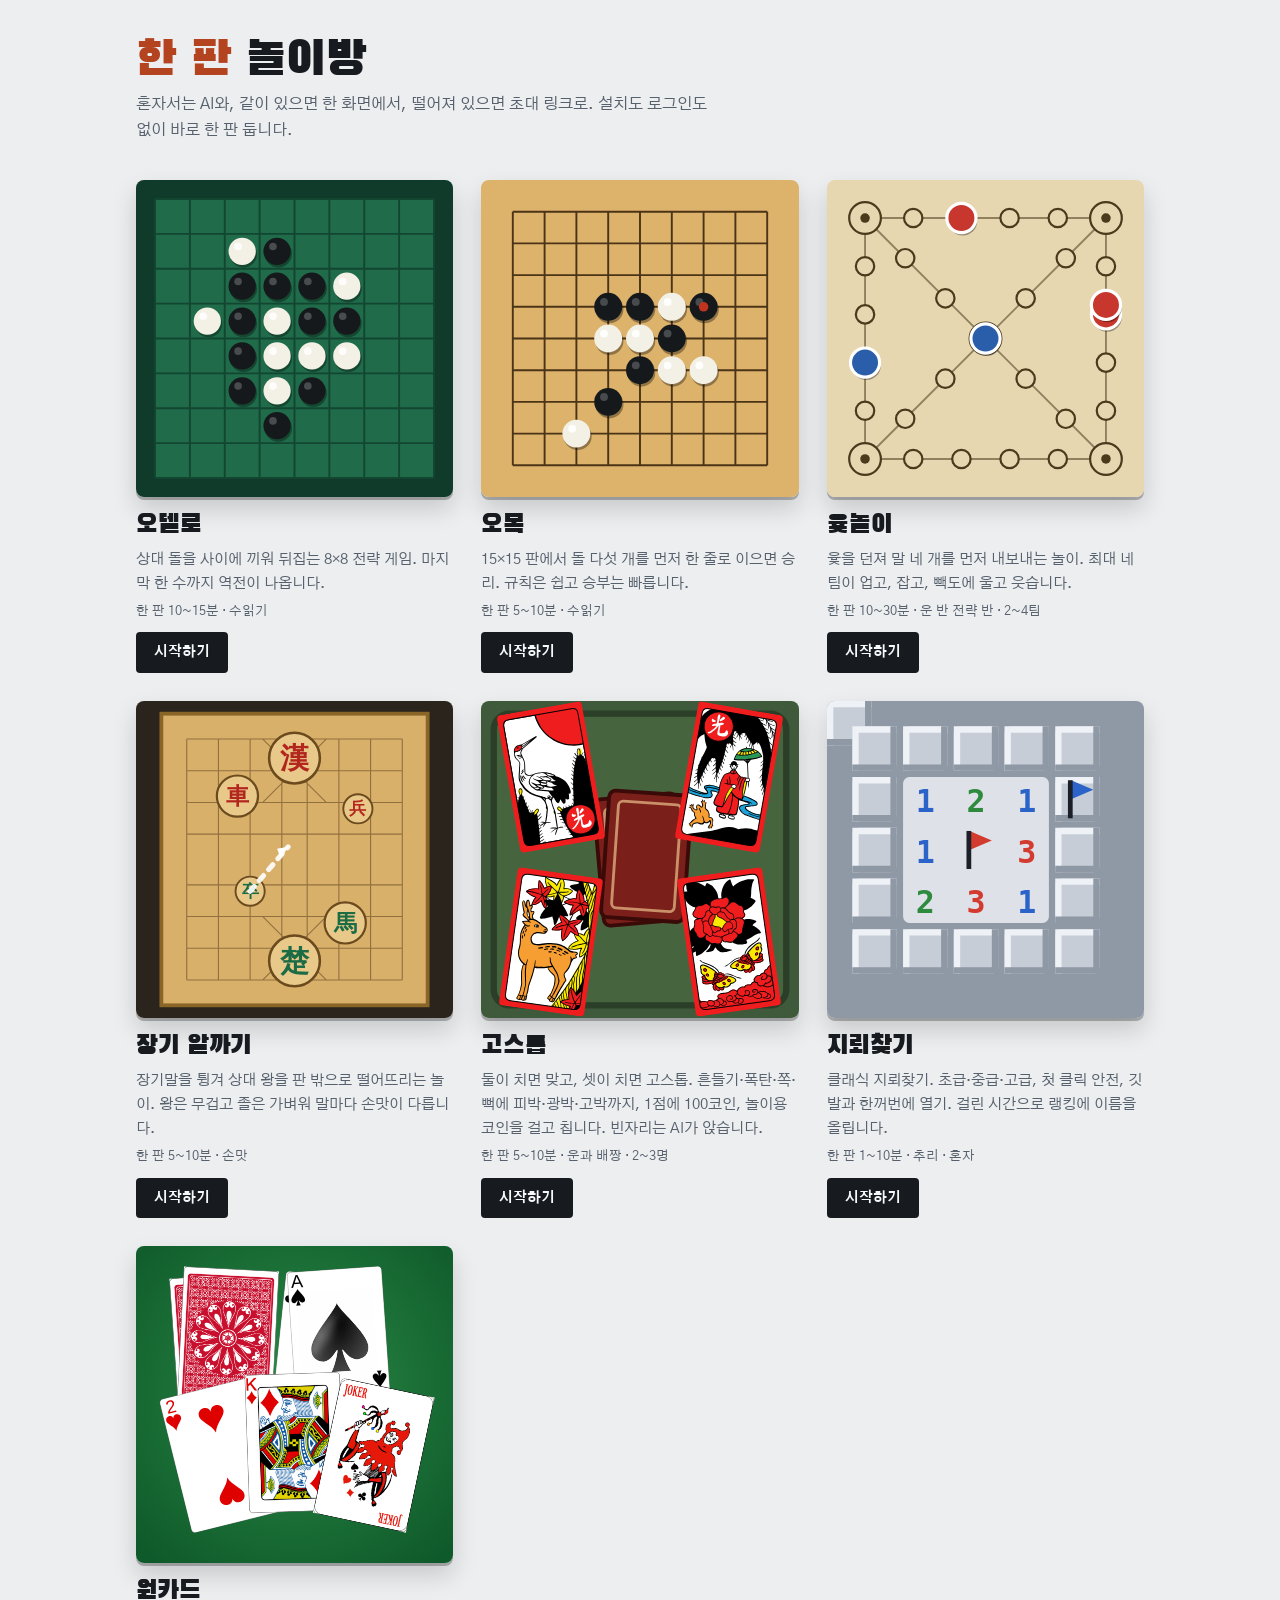
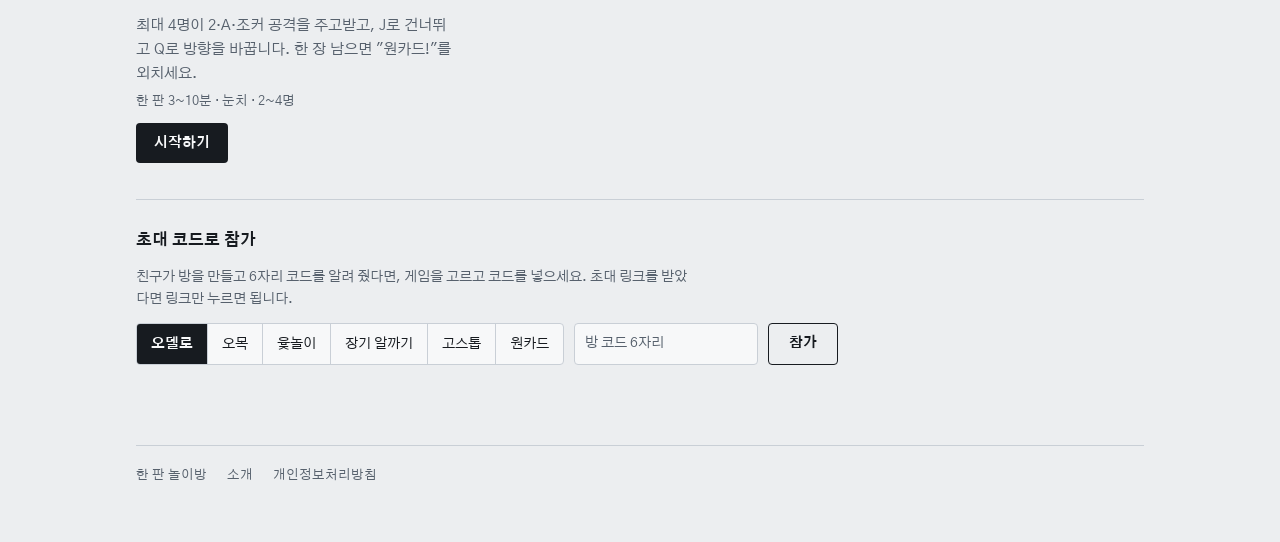
<file: index.html>
<!DOCTYPE html>
<html lang="ko">
<head>
<meta charset="utf-8">
<meta name="viewport" content="width=device-width, initial-scale=1, viewport-fit=cover">
<title>한 판 놀이방</title>
<meta name="description" content="설치도 로그인도 없이 브라우저에서 바로 두는 보드게임 놀이방. 오델로 · 오목 · 윷놀이 · 맞고를 AI와, 한 화면에서, 초대 링크로 친구와.">
<meta property="og:title" content="한 판 놀이방">
<meta property="og:description" content="설치도 로그인도 없이 브라우저에서 바로 두는 보드게임 놀이방. 오델로 · 오목 · 윷놀이 · 맞고를 AI와, 한 화면에서, 초대 링크로 친구와.">
<meta property="og:type" content="website">
<meta property="og:image" content="reversi/thumb.svg">
<link rel="stylesheet" href="https://fonts.googleapis.com/css2?family=Black+Han+Sans&family=Gothic+A1:wght@400;500;700&display=swap">
<link rel="stylesheet" href="shared/site.css?v=3">
<style>
  html { color-scheme: light dark; }
  [hidden] { display: none !important; }

  :root {
    --ground: #ECEEF0;
    --surface: #F7F8F9;
    --ink: #171B20;
    --ink-soft: #57616D;
    --line: #C9CFD6;
    --accent: #B4431F;
    --on-ink: #F7F8F9;
  }
  @media (prefers-color-scheme: dark) {
    :root:not([data-theme="light"]) {
      --ground: #101316;
      --surface: #191D22;
      --ink: #E5E9ED;
      --ink-soft: #96A1AD;
      --line: #2B323A;
      --accent: #F08A5D;
      --on-ink: #101316;
    }
  }
  :root[data-theme="dark"] {
    --ground: #101316;
    --surface: #191D22;
    --ink: #E5E9ED;
    --ink-soft: #96A1AD;
    --line: #2B323A;
    --accent: #F08A5D;
    --on-ink: #101316;
  }

  *, *::before, *::after { box-sizing: border-box; }
  body {
    margin: 0;
    background: var(--ground);
    color: var(--ink);
    font: 400 1rem/1.6 "Gothic A1", "Apple SD Gothic Neo", "Malgun Gothic", system-ui, sans-serif;
  }
  .page {
    max-width: 1040px;
    margin-inline: auto;
    padding-inline: 16px;
    padding-block: 36px 56px;
    display: grid;
    gap: 36px;
  }
  .masthead { display: grid; gap: 6px; }
  h1 {
    margin: 0;
    font: 400 3rem/1.05 "Black Han Sans", "Gothic A1", "Apple SD Gothic Neo", sans-serif;
    letter-spacing: 0.01em;
  }
  h1 em { font-style: normal; color: var(--accent); }
  .masthead p { margin: 0; color: var(--ink-soft); max-width: 36em; }

  .games {
    list-style: none;
    margin: 0;
    padding: 0;
    display: grid;
    grid-template-columns: repeat(auto-fill, minmax(240px, 1fr));
    gap: 28px;
  }
  .game { display: grid; gap: 14px; align-content: start; }
  .game a.board {
    display: block;
    border-radius: 8px;
    overflow: hidden;
    box-shadow: 0 3px 0 rgba(0, 0, 0, 0.25), 0 12px 24px rgba(0, 0, 0, 0.16);
    transition: transform 0.18s ease, box-shadow 0.18s ease;
  }
  .game a.board img { display: block; width: 100%; height: auto; aspect-ratio: 1; }
  @media (hover: hover) {
    .game a.board:hover { transform: translateY(-4px); box-shadow: 0 7px 0 rgba(0, 0, 0, 0.22), 0 18px 30px rgba(0, 0, 0, 0.2); }
  }
  .game a:focus-visible, .btn:focus-visible, summary:focus-visible { outline: 3px solid var(--accent); outline-offset: 3px; }
  .game-text { display: grid; gap: 6px; }
  .game h2 { margin: 0; font: 400 1.6rem/1.2 "Black Han Sans", "Gothic A1", sans-serif; }
  .game h2 a { color: inherit; text-decoration: none; }
  .game p { margin: 0; color: var(--ink-soft); font-size: 0.9375rem; }
  .meta { font-size: 0.8125rem; color: var(--ink-soft); }
  .go {
    justify-self: start;
    margin-top: 4px;
    padding: 9px 18px;
    border-radius: 4px;
    background: var(--ink);
    color: var(--on-ink);
    font-weight: 700;
    font-size: 0.875rem;
    text-decoration: none;
  }
  @media (max-width: 760px) {
    h1 { font-size: 2.3rem; }
    .games { grid-template-columns: minmax(0, 1fr); gap: 24px; }
    .game { grid-template-columns: 112px minmax(0, 1fr); gap: 16px; align-items: start; }
    .game h2 { font-size: 1.35rem; }
  }

  /* 초대 코드로 참가 */
  .joinbox {
    display: grid;
    gap: 12px;
    padding-top: 28px;
    border-top: 1px solid var(--line);
  }
  .joinbox h2 { margin: 0; font-size: 1rem; font-weight: 700; }
  .joinbox p { margin: 0; font-size: 0.875rem; color: var(--ink-soft); max-width: 40em; }
  .join-row { display: flex; flex-wrap: wrap; gap: 10px; align-items: stretch; }
  .seg-row {
    display: flex;
    flex-wrap: wrap;
    border: 1px solid var(--line);
    border-radius: 4px;
    overflow: hidden;
    background: var(--surface);
  }
  .seg-row input { position: absolute; opacity: 0; pointer-events: none; }
  .seg-row label { padding: 9px 14px; font-size: 0.875rem; cursor: pointer; white-space: nowrap; }
  .seg-row label + input + label { border-left: 1px solid var(--line); }
  .seg-row input:checked + label { background: var(--ink); color: var(--on-ink); font-weight: 700; }
  .seg-row input:focus-visible + label { outline: 3px solid var(--accent); outline-offset: -3px; }
  #code {
    width: 11.5rem;
    min-width: 0;
    padding: 8px 10px;
    border: 1px solid var(--line);
    border-radius: 4px;
    background: var(--surface);
    color: var(--ink);
    font: 700 1rem/1.2 ui-monospace, Menlo, Consolas, monospace;
    letter-spacing: 0.15em;
    text-transform: uppercase;
  }
  #code::placeholder { letter-spacing: 0; color: var(--ink-soft); font: 400 0.875rem "Gothic A1", system-ui, sans-serif; }
  #code:focus-visible { outline: 3px solid var(--accent); outline-offset: 1px; }
  .btn {
    appearance: none;
    padding: 9px 20px;
    border: 1px solid var(--ink);
    border-radius: 4px;
    background: transparent;
    color: var(--ink);
    font: 700 0.875rem/1.2 "Gothic A1", system-ui, sans-serif;
    cursor: pointer;
  }
  #join-msg { min-height: 1.4em; color: var(--ink); font-weight: 500; }

  @media (prefers-reduced-motion: reduce) {
    .game a.board { transition: none; }
  }
</style>
</head>
<body>
<div class="page">
  <header class="masthead">
    <h1><em>한 판</em> 놀이방</h1>
    <p>혼자서는 AI와, 같이 있으면 한 화면에서, 떨어져 있으면 초대 링크로. 설치도 로그인도 없이 바로 한 판 둡니다.</p>
  </header>

  <ul class="games" id="games"></ul>

  <div class="ad-slot" data-ad="hub-bottom" hidden></div>

  <section class="joinbox" aria-labelledby="join-title">
    <h2 id="join-title">초대 코드로 참가</h2>
    <p>친구가 방을 만들고 6자리 코드를 알려 줬다면, 게임을 고르고 코드를 넣으세요. 초대 링크를 받았다면 링크만 누르면 됩니다.</p>
    <div class="join-row">
      <div class="seg-row" role="radiogroup" aria-label="게임" id="join-games"></div>
      <input type="text" id="code" maxlength="6" placeholder="방 코드 6자리" autocomplete="off" autocapitalize="characters" spellcheck="false" aria-label="방 코드">
      <button type="button" class="btn" id="join">참가</button>
    </div>
    <p id="join-msg" role="status"></p>
  </section>
</div>

<script src="shared/config.js"></script>
<script src="games.js"></script>
<script src="shared/site.js?v=3"></script>
<script>
(() => {
  const GAMES = window.HANPAN_GAMES || [];
  const urlOf = g => g.id + '/index.html';
  const el = (tag, props, ...kids) => {
    const n = document.createElement(tag);
    Object.assign(n, props || {});
    n.append(...kids);
    return n;
  };

  // ---------- 게임 목록 ----------
  const list = document.getElementById('games');
  for (const g of GAMES) {
    const thumb = el('a', { className: 'board', href: urlOf(g) },
      el('img', { src: g.id + '/thumb.svg', alt: '', width: 300, height: 300, loading: 'lazy' }));
    thumb.setAttribute('aria-label', g.title + ' 시작하기');
    list.appendChild(el('li', { className: 'game' },
      thumb,
      el('div', { className: 'game-text' },
        el('h2', null, el('a', { href: urlOf(g), textContent: g.title })),
        el('p', { textContent: g.blurb }),
        el('span', { className: 'meta', textContent: g.meta }),
        el('a', { className: 'go', href: urlOf(g), textContent: '시작하기' }))));
  }

  // ---------- 초대 코드로 참가 ----------
  const seg = document.getElementById('join-games');
  GAMES.filter(g => g.online).forEach((g, i) => {
    const input = el('input', { type: 'radio', name: 'join-game', id: 'jg-' + g.id, value: g.id, checked: i === 0 });
    const label = el('label', { htmlFor: 'jg-' + g.id, textContent: g.title });
    seg.append(input, label);
  });
  const codeEl = document.getElementById('code'), msg = document.getElementById('join-msg');
  function join() {
    const code = codeEl.value.toUpperCase().replace(/[^A-Z0-9]/g, '');
    if (code.length !== 6) { msg.textContent = '방 코드 6자리를 입력해 주세요.'; codeEl.focus(); return; }
    const picked = document.querySelector('input[name="join-game"]:checked');
    const game = GAMES.find(g => picked && g.id === picked.value);
    if (game) location.href = urlOf(game) + '?room=' + code;
  }
  document.getElementById('join').addEventListener('click', join);
  codeEl.addEventListener('keydown', e => { if (e.key === 'Enter') join(); });
})();
</script>
</body>
</html>
</file>
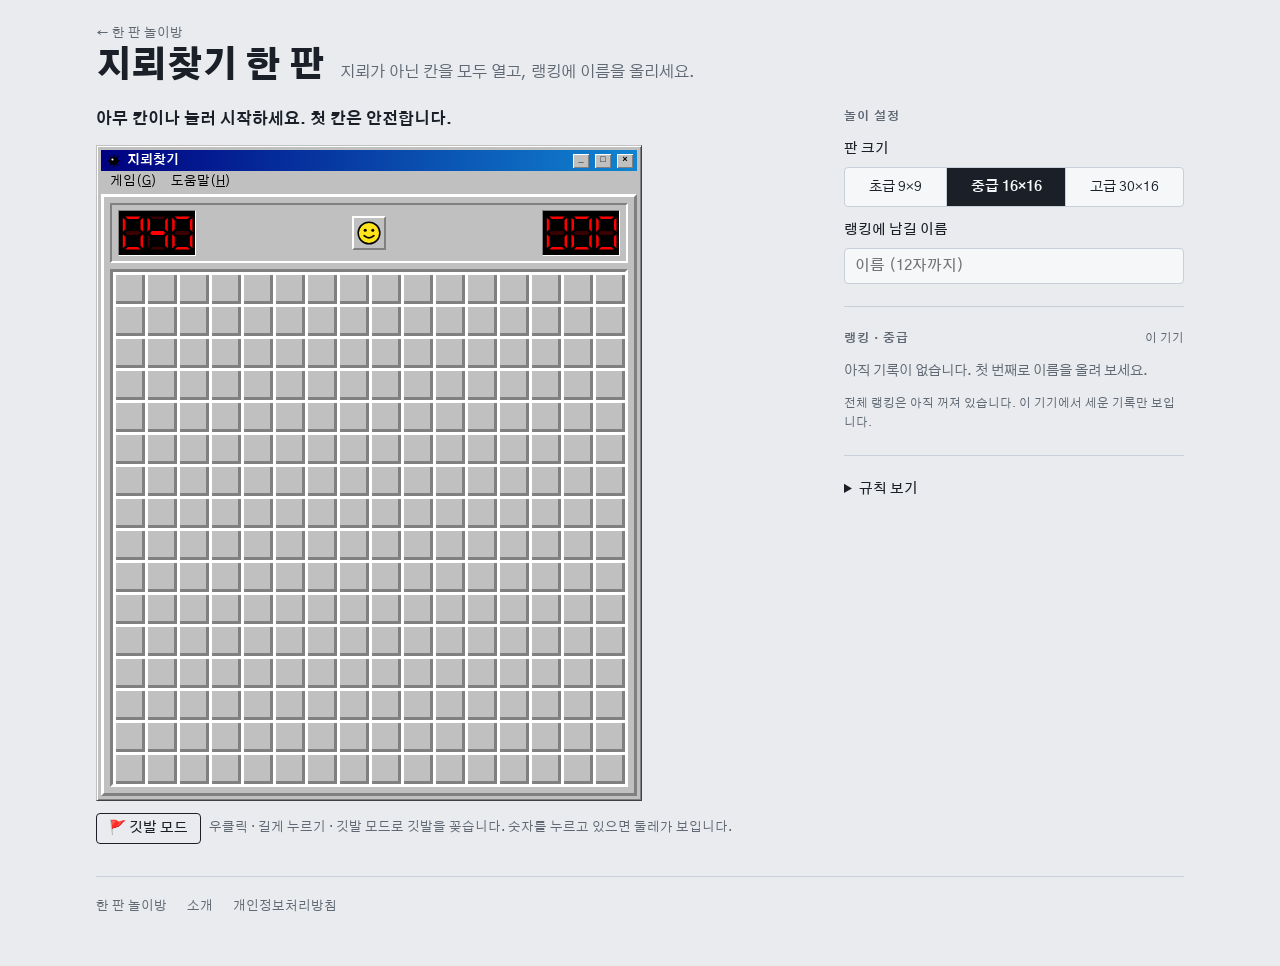
<file: mines/index.html>
<!DOCTYPE html>
<html lang="ko" data-root="../">
<head>
<meta charset="utf-8">
<meta name="viewport" content="width=device-width, initial-scale=1, viewport-fit=cover">
<title>지뢰찾기 한 판</title>
<meta name="description" content="설치 없이 바로 하는 클래식 지뢰찾기. 초급·중급·고급, 첫 클릭 안전, 깃발과 한꺼번에 열기, 크기별 랭킹 보드.">
<meta property="og:title" content="지뢰찾기 한 판">
<meta property="og:description" content="설치 없이 바로 하는 클래식 지뢰찾기. 초급·중급·고급, 크기별 랭킹 보드.">
<meta property="og:type" content="website">
<meta property="og:image" content="thumb.svg">
<link rel="stylesheet" href="https://fonts.googleapis.com/css2?family=Gothic+A1:wght@400;500;700;900&family=IBM+Plex+Mono:wght@600;700&display=swap">
<link rel="stylesheet" href="../shared/site.css?v=3">
<style>
  html { color-scheme: light dark; }
  [hidden] { display: none !important; }
  :root {
    --ground: #E9EBEE; --surface: #F6F7F9; --ink: #1B2028; --ink-soft: #5F6873; --line: #C9CFD8;
    --accent: #D9481C; --on-ink: #F6F7F9;
    --cell: #C7CDD6; --cell-hi: #EEF1F5; --cell-lo: #8F98A5; --open: #DEE2E8; --open-line: #B9C1CC;
    --red: #D33B2F; --gold: #C9932A;
    --cs: 32px;
  }
  @media (prefers-color-scheme: dark) {
    :root:not([data-theme="light"]) {
      --ground: #14171B; --surface: #1D2126; --ink: #E7EAEE; --ink-soft: #9AA3AE; --line: #333A43;
      --accent: #FF7A4D; --on-ink: #14171B;
      --cell: #4A5260; --cell-hi: #6B7482; --cell-lo: #2C3139; --open: #262B32; --open-line: #3B424C;
      --red: #F0584B; --gold: #E0B050;
    }
  }
  :root[data-theme="dark"] {
    --ground: #14171B; --surface: #1D2126; --ink: #E7EAEE; --ink-soft: #9AA3AE; --line: #333A43;
    --accent: #FF7A4D; --on-ink: #14171B;
    --cell: #4A5260; --cell-hi: #6B7482; --cell-lo: #2C3139; --open: #262B32; --open-line: #3B424C;
    --red: #F0584B; --gold: #E0B050;
  }
  @media (max-width: 640px) { :root { --cs: 24px; } }

  *, *::before, *::after { box-sizing: border-box; }
  body { margin: 0; background: var(--ground); color: var(--ink); font: 400 1rem/1.6 "Gothic A1", "Apple SD Gothic Neo", "Malgun Gothic", system-ui, sans-serif; }
  .page { max-width: 1120px; margin-inline: auto; padding-inline: 16px; padding-block: 24px 48px; display: grid; gap: 20px; }
  .masthead { display: flex; flex-wrap: wrap; align-items: baseline; gap: 2px 16px; }
  h1 { margin: 0; font: 900 2.2rem/1.15 "Gothic A1", "Apple SD Gothic Neo", sans-serif; letter-spacing: -0.02em; }
  .masthead p { margin: 0; color: var(--ink-soft); }
  .table { display: grid; grid-template-columns: minmax(0, 1fr) minmax(260px, 340px); gap: 32px; align-items: start; }
  @media (max-width: 900px) { .table { grid-template-columns: minmax(0, 1fr); gap: 28px; } h1 { font-size: 1.75rem; } }
  .play { display: grid; gap: 12px; min-width: 0; }

  /* 레트로 창: 옛 윈도우 지뢰찾기 느낌을 직접 그린 것 (원본 그림은 쓰지 않는다) */
  .win {
    --g: #C0C0C0; --g-hi: #FFFFFF; --g-lo: #808080; --g-dk: #404040;
    display: grid; justify-self: start; max-width: 100%;
    padding: 3px; background: var(--g); color: #000;
    font: 400 0.8125rem/1.2 "Gothic A1", "Apple SD Gothic Neo", "Malgun Gothic", system-ui, sans-serif;
    border-top: 1px solid var(--g); border-left: 1px solid var(--g); border-right: 1px solid var(--g-dk); border-bottom: 1px solid var(--g-dk);
    box-shadow: inset 1px 1px 0 var(--g-hi), inset -1px -1px 0 var(--g-lo);
  }
  .titlebar { display: flex; align-items: center; gap: 6px; padding: 3px 4px 3px 6px; margin: 1px 1px 0; background: linear-gradient(90deg, #000080, #1084D0); color: #FFF; font-weight: 700; }
  .titlebar .ico { width: 14px; height: 14px; flex: none; }
  .titlebar .ttl { flex: 1; }
  .titlebar .wb { width: 16px; height: 14px; background: var(--g); box-shadow: inset 1px 1px 0 var(--g-hi), inset -1px -1px 0 var(--g-lo); display: grid; place-items: center; font: 700 9px/1 ui-monospace, monospace; color: #000; }
  .menubar { display: flex; gap: 2px; padding: 2px 4px 3px; position: relative; }
  .menubar button { appearance: none; border: 0; background: transparent; padding: 1px 6px; font: inherit; color: #000; cursor: pointer; }
  .menubar button:hover, .menubar button[aria-expanded="true"] { background: #000080; color: #FFF; }
  .menubar button:focus-visible { outline: 1px dotted #000; }
  .menu { position: absolute; left: 4px; top: 100%; z-index: 20; min-width: 150px; padding: 2px; background: var(--g); box-shadow: inset 1px 1px 0 var(--g-hi), inset -1px -1px 0 var(--g-dk), 2px 2px 0 rgba(0, 0, 0, 0.35); display: grid; }
  .menu button { text-align: left; padding: 3px 22px 3px 22px; white-space: nowrap; }
  .menu button[aria-checked="true"]::before { content: "✓"; position: absolute; margin-left: -14px; }
  .menu hr { width: 100%; margin: 2px 0; border: 0; border-top: 1px solid var(--g-lo); border-bottom: 1px solid var(--g-hi); }
  .frame { padding: 6px; margin: 0 1px 1px; border-top: 3px solid var(--g-hi); border-left: 3px solid var(--g-hi); border-right: 3px solid var(--g-lo); border-bottom: 3px solid var(--g-lo); display: grid; gap: 6px; }
  .win-top {
    display: flex; align-items: center; justify-content: space-between; gap: 10px; padding: 5px 6px;
    border-top: 2px solid var(--g-lo); border-left: 2px solid var(--g-lo); border-right: 2px solid var(--g-hi); border-bottom: 2px solid var(--g-hi);
  }
  .led {
    display: block; width: 78px; height: 46px; background: #000;
    border-top: 1px solid var(--g-lo); border-left: 1px solid var(--g-lo); border-right: 1px solid var(--g-hi); border-bottom: 1px solid var(--g-hi);
  }
  .led svg { display: block; width: 100%; height: 100%; }
  .smiley {
    appearance: none; width: 34px; height: 34px; padding: 2px; cursor: pointer; background: var(--g);
    border-top: 2px solid var(--g-hi); border-left: 2px solid var(--g-hi); border-right: 2px solid var(--g-lo); border-bottom: 2px solid var(--g-lo);
  }
  .smiley:active { border-top-color: var(--g-lo); border-left-color: var(--g-lo); border-right-color: var(--g-hi); border-bottom-color: var(--g-hi); }
  .smiley svg { display: block; width: 100%; height: 100%; }
  .smiley:focus-visible { outline: 2px dotted #000; outline-offset: -4px; }
  .win .board-wrap {
    padding: 0; overflow: hidden; max-width: 100%;
    border-top: 3px solid var(--g-lo); border-left: 3px solid var(--g-lo); border-right: 3px solid var(--g-hi); border-bottom: 3px solid var(--g-hi);
  }
  .tools { display: flex; flex-wrap: wrap; align-items: center; gap: 8px; }
  .status { margin: 0; min-height: 1.6em; font-weight: 700; }
  .status.final { font: 900 1.3rem/1.35 "Gothic A1", sans-serif; }
  .note { margin: 0; min-height: 1.5em; font-size: 0.8125rem; color: var(--ink-soft); }

  .board {
    display: grid; grid-template-columns: repeat(var(--w), var(--cs)); width: max-content;
    background: #C0C0C0; touch-action: manipulation; user-select: none; -webkit-user-select: none;
  }
  .cell {
    appearance: none; width: var(--cs); height: var(--cs); padding: 0; border: 0;
    background: #C0C0C0;
    box-shadow: inset 3px 3px 0 #FFFFFF, inset -3px -3px 0 #808080;
    font: 900 calc(var(--cs) * 0.62)/1 "IBM Plex Mono", ui-monospace, monospace; color: #000;
    cursor: pointer; display: grid; place-items: center; position: relative;
  }
  .cell:disabled { cursor: default; }
  .cell.open { background: #C0C0C0; box-shadow: inset 1px 1px 0 #808080; cursor: default; }
  .cell.n1 { color: #0000FF; } .cell.n2 { color: #008000; } .cell.n3 { color: #FF0000; } .cell.n4 { color: #000080; }
  .cell.n5 { color: #800000; } .cell.n6 { color: #008080; } .cell.n7 { color: #000000; } .cell.n8 { color: #808080; }
  .cell.flag::before {
    content: ""; width: 0; height: 0; margin-left: 18%;
    border-top: calc(var(--cs) * 0.2) solid transparent; border-bottom: calc(var(--cs) * 0.2) solid transparent;
    border-left: calc(var(--cs) * 0.32) solid #FF0000;
  }
  .cell.flag::after { content: ""; position: absolute; left: 32%; top: 18%; width: calc(var(--cs) * 0.08); height: 58%; background: #000;
    box-shadow: calc(var(--cs) * -0.12) calc(var(--cs) * 0.5) 0 calc(var(--cs) * 0.02) #000; }
  .cell.q { color: #000; }
  .cell.q::before { content: "?"; font-size: calc(var(--cs) * 0.62); }
  .cell.open.q { color: #000; }
  /* 폭탄 모양: 검은 몸통에 가시, 반짝임 */
  .cell.mine, .cell.boom, .cell.wrong {
    background-image: url("data:image/svg+xml,%3Csvg xmlns='http://www.w3.org/2000/svg' viewBox='0 0 24 24'%3E%3Cg stroke='%23111' stroke-width='2.2' stroke-linecap='round'%3E%3Cpath d='M12 2v20M2 12h20M4.9 4.9l14.2 14.2M19.1 4.9L4.9 19.1'/%3E%3C/g%3E%3Ccircle cx='12' cy='12' r='7' fill='%23111'/%3E%3Ccircle cx='9.4' cy='9.4' r='1.9' fill='%23fff'/%3E%3C/svg%3E");
    background-repeat: no-repeat; background-position: center; background-size: 74% 74%;
  }
  .cell.mine { background-color: #C0C0C0; box-shadow: inset 1px 1px 0 #808080; }
  .cell.boom { background-color: #FF0000; box-shadow: inset 1px 1px 0 #808080; }
  .cell.wrong { background-color: #C0C0C0; box-shadow: inset 1px 1px 0 #808080; }
  .cell.wrong::before { content: ""; position: absolute; inset: 0;
    background: linear-gradient(45deg, transparent 44%, #FF0000 44% 56%, transparent 56%), linear-gradient(-45deg, transparent 44%, #FF0000 44% 56%, transparent 56%); }
  .cell.pressed { box-shadow: inset 1px 1px 0 #808080; }
  .cell:focus-visible { outline: 2px dotted #000; outline-offset: -3px; z-index: 1; }

  .btn { appearance: none; padding: 10px 18px; border: 1px solid var(--ink); border-radius: 4px; background: transparent; color: var(--ink); font: 500 0.875rem/1.2 "Gothic A1", "Apple SD Gothic Neo", "Malgun Gothic", system-ui, sans-serif; cursor: pointer; }
  .btn.primary { background: var(--ink); color: var(--on-ink); font-weight: 700; }
  .btn.small { padding: 6px 12px; }
  .btn[aria-pressed="true"] { background: var(--accent); border-color: var(--accent); color: #FFF; }
  .btn:disabled { opacity: 0.4; cursor: not-allowed; }
  .btn:focus-visible { outline: 3px solid var(--accent); outline-offset: 2px; }

  .panel { display: grid; gap: 22px; }
  .panel section { display: grid; gap: 12px; }
  .panel section + section { padding-top: 22px; border-top: 1px solid var(--line); }
  h2 { margin: 0; font-size: 0.75rem; font-weight: 700; letter-spacing: 0.08em; color: var(--ink-soft); }
  fieldset { margin: 0; padding: 0; border: 0; min-width: 0; display: grid; gap: 6px; }
  legend { padding: 0; margin-bottom: 6px; font-size: 0.875rem; font-weight: 500; }
  .seg-row { display: flex; flex-wrap: wrap; border: 1px solid var(--line); border-radius: 4px; overflow: hidden; background: var(--surface); }
  .seg-row input { position: absolute; opacity: 0; pointer-events: none; }
  .seg-row label { flex: 1 1 auto; padding: 8px 12px; text-align: center; font-size: 0.875rem; cursor: pointer; white-space: nowrap; }
  .seg-row label + input + label { border-left: 1px solid var(--line); }
  .seg-row input:checked + label { background: var(--ink); color: var(--on-ink); font-weight: 700; }
  .seg-row input:focus-visible + label { outline: 3px solid var(--accent); outline-offset: -3px; }
  .actions { display: flex; flex-wrap: wrap; gap: 10px; }
  .fine { margin: 0; font-size: 0.75rem; color: var(--ink-soft); }
  .name-row { display: flex; gap: 8px; align-items: center; }
  .name-row input { flex: 1; min-width: 0; padding: 8px 10px; border: 1px solid var(--line); border-radius: 4px; background: var(--surface); color: var(--ink); font: 500 0.9375rem/1.2 "Gothic A1", system-ui, sans-serif; }
  .name-row input:focus-visible { outline: 3px solid var(--accent); outline-offset: 1px; }

  /* 랭킹 */
  .rank-head { display: flex; align-items: baseline; justify-content: space-between; gap: 10px; }
  .rank-scope { font-size: 0.75rem; color: var(--ink-soft); }
  .rank { margin: 0; padding: 0; list-style: none; display: grid; gap: 2px; font-size: 0.875rem; }
  .rank li { display: grid; grid-template-columns: 2em 1fr auto auto; gap: 8px; align-items: baseline; padding: 4px 6px; border-radius: 4px; }
  .rank li.me { background: var(--surface); box-shadow: inset 0 0 0 1px var(--line); }
  .rank li.fresh { background: color-mix(in srgb, var(--gold) 22%, transparent); }
  .rank .no { font: 700 0.8125rem/1 "IBM Plex Mono", ui-monospace, monospace; color: var(--ink-soft); }
  .rank li:nth-child(1) .no { color: var(--gold); }
  .rank .nm { overflow: hidden; text-overflow: ellipsis; white-space: nowrap; }
  .rank .tm { font: 700 0.9375rem/1 "IBM Plex Mono", ui-monospace, monospace; font-variant-numeric: tabular-nums; }
  .rank .dt { font-size: 0.6875rem; color: var(--ink-soft); }
  .rank-empty { margin: 0; font-size: 0.875rem; color: var(--ink-soft); }
  details { font-size: 0.875rem; }
  summary { cursor: pointer; font-weight: 500; }
  summary:focus-visible { outline: 3px solid var(--accent); outline-offset: 2px; }
  details ul { margin: 10px 0 0; padding-left: 1.2em; color: var(--ink-soft); display: grid; gap: 4px; max-width: 38em; }
</style>
</head>
<body>
<div class="page">
  <header class="masthead">
    <a class="home" href="../index.html">← 한 판 놀이방</a>
    <h1>지뢰찾기 한 판</h1>
    <p>지뢰가 아닌 칸을 모두 열고, 랭킹에 이름을 올리세요.</p>
  </header>

  <main class="table">
    <div class="play">
      <p class="status" id="status" role="status" aria-live="polite"></p>
      <div class="win" id="win">
        <div class="titlebar" aria-hidden="true">
          <svg class="ico" viewBox="0 0 24 24"><g stroke="#000" stroke-width="2.2" stroke-linecap="round"><path d="M12 2v20M2 12h20M4.9 4.9l14.2 14.2M19.1 4.9L4.9 19.1"/></g><circle cx="12" cy="12" r="7" fill="#000"/><circle cx="9.4" cy="9.4" r="1.9" fill="#fff"/></svg>
          <span class="ttl">지뢰찾기</span>
          <span class="wb">_</span><span class="wb">□</span><span class="wb">×</span>
        </div>
        <div class="menubar">
          <button type="button" id="menu-game" aria-haspopup="true" aria-expanded="false">게임(<u>G</u>)</button>
          <button type="button" id="menu-help">도움말(<u>H</u>)</button>
          <div class="menu" id="menu" hidden role="menu">
            <button type="button" data-act="new">새 게임</button>
            <hr>
            <button type="button" data-act="easy" role="menuitemradio">초급</button>
            <button type="button" data-act="mid" role="menuitemradio">중급</button>
            <button type="button" data-act="hard" role="menuitemradio">고급</button>
            <hr>
            <button type="button" data-act="marks" role="menuitemcheckbox">물음표(?) 표시</button>
          </div>
        </div>
        <div class="frame">
          <div class="win-top">
            <span class="led" id="mines-left" aria-label="남은 지뢰"></span>
            <button type="button" class="smiley" id="btn-new" data-face="ok" aria-label="새 판"></button>
            <span class="led" id="clock" aria-label="시간"></span>
          </div>
          <div class="board-wrap" id="board-wrap"><div class="board" id="board" role="grid" aria-label="지뢰밭"></div></div>
        </div>
      </div>
      <div class="tools">
        <button type="button" class="btn small" id="btn-flagmode" aria-pressed="false">🚩 깃발 모드</button>
        <p class="note" id="note"></p>
      </div>
    </div>

    <aside class="panel">
      <section>
        <h2>놀이 설정</h2>
        <fieldset>
          <legend>판 크기</legend>
          <div class="seg-row">
            <input type="radio" name="size" id="size-easy" value="easy"><label for="size-easy">초급 9×9</label>
            <input type="radio" name="size" id="size-mid" value="mid"><label for="size-mid">중급 16×16</label>
            <input type="radio" name="size" id="size-hard" value="hard"><label for="size-hard">고급 30×16</label>
          </div>
        </fieldset>
        <fieldset>
          <legend>랭킹에 남길 이름</legend>
          <div class="name-row"><input type="text" id="name" maxlength="12" placeholder="이름 (12자까지)" autocomplete="nickname"></div>
        </fieldset>
      </section>

      <section>
        <div class="rank-head"><h2 id="rank-title">랭킹 · 중급</h2><span class="rank-scope" id="rank-scope"></span></div>
        <p class="rank-empty" id="rank-empty">아직 기록이 없습니다. 첫 번째로 이름을 올려 보세요.</p>
        <ol class="rank" id="rank" hidden></ol>
        <p class="fine" id="rank-note"></p>
      </section>

      <section>
        <details>
          <summary>규칙 보기</summary>
          <ul>
            <li>숫자는 둘레 여덟 칸에 있는 지뢰 수입니다. 지뢰가 아닌 칸을 모두 열면 성공. 첫 클릭은 항상 안전합니다.</li>
            <li>우클릭이나 길게 누르기(또는 깃발 모드)로 깃발을 꽂습니다. 한 번 더 누르면 물음표(?)가 되고(게임 메뉴에서 끌 수 있음), 또 누르면 지워집니다. 깃발을 다 꽂은 숫자를 누르면 나머지 둘레가 한꺼번에 열립니다.</li>
            <li>숫자를 누르고 있으면(양쪽 버튼이나 휠 버튼도 됩니다) 둘레 여덟 칸이 눌려 보여 세기 쉽습니다. 떼도 깃발 수가 맞지 않으면 열리지 않습니다.</li>
            <li>성공하면 걸린 시간이 랭킹에 올라갑니다. 크기별로 따로 셉니다. 스마일 얼굴을 누르면 새 판입니다.</li>
          </ul>
        </details>
      </section>
      <div class="ad-slot" data-ad="game-side" hidden></div>
    </aside>
  </main>
</div>

<script src="../shared/config.js"></script>
<script src="../shared/site.js?v=3"></script>
<script>
(() => {
  const SIZES = { easy: [9, 9, 10], mid: [16, 16, 40], hard: [30, 16, 99] };
  const SIZE_NAME = { easy: '초급', mid: '중급', hard: '고급' };
  const STORE_KEY = 'mines-solo-v2', RANK_KEY = 'mines-rank-v1', NAME_KEY = 'hanpan-name';
  const TOP = 10;
  const $ = id => document.getElementById(id);

  function rng(seed) {
    let a = seed >>> 0;
    return () => {
      a = (a + 0x6D2B79F5) >>> 0;
      let t = a;
      t = Math.imul(t ^ (t >>> 15), t | 1);
      t ^= t + Math.imul(t ^ (t >>> 7), t | 61);
      return ((t ^ (t >>> 14)) >>> 0) / 4294967296;
    };
  }
  const newSeed = () => 1 + Math.floor(Math.random() * 2147483646);
  function placeMines(w, h, n, seed, avoid) {
    const r = rng(seed), cells = [];
    for (let i = 0; i < w * h; i++) if (!avoid.has(i)) cells.push(i);
    for (let i = cells.length - 1; i > 0; i--) { const j = Math.floor(r() * (i + 1)); [cells[i], cells[j]] = [cells[j], cells[i]]; }
    const mines = new Uint8Array(w * h);
    for (let k = 0; k < n && k < cells.length; k++) mines[cells[k]] = 1;
    return mines;
  }
  function neighbors(i, w, h) {
    const x = i % w, y = (i - x) / w, out = [];
    for (let dy = -1; dy <= 1; dy++) for (let dx = -1; dx <= 1; dx++) {
      if (!dx && !dy) continue;
      const nx = x + dx, ny = y + dy;
      if (nx >= 0 && nx < w && ny >= 0 && ny < h) out.push(ny * w + nx);
    }
    return out;
  }
  const countAround = (mines, i, w, h) => neighbors(i, w, h).reduce((a, j) => a + mines[j], 0);

  // ---------- 상태 ----------
  // open[i]: -1 닫힘 · 0~8 숫자 · 9 깃발 · 10 드러난 지뢰 · 11 밟은 지뢰 · 12 물음표
  const S = { size: 'mid', flagMode: false, marks: true };
  let G = null;
  function freshGame() {
    const [w, h, n] = SIZES[S.size];
    return { size: S.size, w, h, n, seed: 0, avoid: [], open: Array(w * h).fill(-1), started: 0, elapsed: 0, over: false, won: false, last: -1, rank: -1 };
  }
  let mineCache = { key: '', mines: null };
  function mines() {
    const key = G.seed + ':' + G.avoid.join(',');
    if (mineCache.key !== key) mineCache = { key, mines: G.seed ? placeMines(G.w, G.h, G.n, G.seed, new Set(G.avoid)) : null };
    return mineCache.mines;
  }
  function save() { try { localStorage.setItem(STORE_KEY, JSON.stringify({ size: S.size, marks: S.marks, game: G })); } catch (e) {} }
  function loadSaved() {
    try {
      const d = JSON.parse(localStorage.getItem(STORE_KEY) || 'null');
      if (!d || !SIZES[d.size]) return;
      S.size = d.size;
      const g = d.game, [w, h] = SIZES[S.size];
      if (!g || g.w !== w || g.h !== h || !Array.isArray(g.open) || g.open.length !== w * h) return;
      G = freshGame();
      G.seed = Number.isInteger(g.seed) ? g.seed : 0;
      G.avoid = Array.isArray(g.avoid) ? g.avoid.filter(Number.isInteger) : [];
      G.open = g.open.map(v => (Number.isInteger(v) && v >= -1 && v <= 12 ? v : -1));
      if (typeof d.marks === 'boolean') S.marks = d.marks;
      G.elapsed = typeof g.elapsed === 'number' ? g.elapsed : 0;
      G.over = !!g.over; G.won = !!g.won; G.rank = Number.isInteger(g.rank) ? g.rank : -1;
      G.started = G.seed && !G.over ? Date.now() - G.elapsed : 0;
    } catch (e) {}
  }
  const myName = () => (localStorage.getItem(NAME_KEY) || '').trim().slice(0, 12) || '익명';

  // ---------- 열기 ----------
  function flood(m, start) {
    const stack = [start];
    while (stack.length) {
      const i = stack.pop();
      if ((G.open[i] !== -1 && G.open[i] !== 12) || m[i]) continue;
      const c = countAround(m, i, G.w, G.h);
      G.open[i] = c;
      if (c === 0) for (const j of neighbors(i, G.w, G.h)) if (G.open[j] === -1 || G.open[j] === 12) stack.push(j);
    }
  }
  function openCell(i) {
    if (G.over) return;
    if (!G.seed) {                                   // 첫 클릭: 이 칸과 둘레엔 지뢰가 없게 배치
      G.seed = newSeed();
      G.avoid = [i, ...neighbors(i, G.w, G.h)];
      G.started = Date.now();
    }
    const m = mines();
    if (G.open[i] === 9) return;
    if (G.open[i] >= 0 && G.open[i] <= 8) {          // 숫자 클릭: 깃발 수가 맞으면 나머지 둘레 열기
      const nb = neighbors(i, G.w, G.h), flags = nb.filter(j => G.open[j] === 9).length;
      if (flags !== G.open[i]) return;
      for (const j of nb) if (G.open[j] === -1 || G.open[j] === 12) { if (m[j]) return boom(j); flood(m, j); }
      return check();
    }
    if (G.open[i] !== -1 && G.open[i] !== 12) return;
    if (m[i]) return boom(i);
    G.last = i;
    flood(m, i);
    check();
  }
  function boom(i) {
    const m = mines();
    G.open[i] = 11; G.over = true; G.won = false; G.last = i;
    G.elapsed = Date.now() - G.started;
    for (let k = 0; k < m.length; k++) if (m[k] && (G.open[k] === -1 || G.open[k] === 12)) G.open[k] = 10;
    save(); render();
  }
  function check() {
    const m = mines();
    const left = G.open.reduce((a, v, k) => a + ((v === -1 || v === 9 || v === 12) && !m[k] ? 1 : 0), 0);
    if (left === 0) {
      G.over = true; G.won = true; G.elapsed = Date.now() - G.started;
      for (let k = 0; k < m.length; k++) if (m[k]) G.open[k] = 9;
      G.rank = recordScore(G.elapsed);
    }
    save(); render();
  }
  function toggleFlag(i) {                            // 닫힘 → 깃발 → (물음표) → 닫힘
    if (G.over || !G.seed) return;
    if (G.open[i] === -1) G.open[i] = 9; else if (G.open[i] === 9) G.open[i] = S.marks ? 12 : -1; else if (G.open[i] === 12) G.open[i] = -1; else return;
    save(); render();
  }

  // ---------- 랭킹 ----------
  // 기기 안 랭킹은 항상 저장하고, config.js 에 Firebase 값이 있으면 전체 랭킹(Firestore)에도 올린다
  const LB = (window.HANPAN_CONFIG && window.HANPAN_CONFIG.leaderboard) || {};
  const shared = !!(LB.firebaseProjectId && LB.firebaseApiKey);
  const fsBase = () => 'https://firestore.googleapis.com/v1/projects/' + encodeURIComponent(LB.firebaseProjectId) + '/databases/(default)/documents';
  const fsCol = size => 'mines_' + size;
  let remote = { size: '', rows: null, error: '' };
  function loadLocal() { try { return JSON.parse(localStorage.getItem(RANK_KEY) || '{}'); } catch (e) { return {}; } }
  function recordScore(ms) {
    const all = loadLocal(), list = all[S.size] || [];
    const row = { name: myName(), ms, at: Date.now(), mine: true };
    list.push(row);
    list.sort((a, b) => a.ms - b.ms);
    all[S.size] = list.slice(0, TOP);
    try { localStorage.setItem(RANK_KEY, JSON.stringify(all)); } catch (e) {}
    if (shared) submitRemote(row);
    return all[S.size].indexOf(row);
  }
  async function submitRemote(row) {
    try {
      const res = await fetch(fsBase() + '/' + fsCol(S.size) + '?key=' + encodeURIComponent(LB.firebaseApiKey), {
        method: 'POST', headers: { 'Content-Type': 'application/json' },
        body: JSON.stringify({ fields: { name: { stringValue: row.name }, ms: { integerValue: String(row.ms) }, at: { timestampValue: new Date(row.at).toISOString() } } })
      });
      if (!res.ok) throw new Error('HTTP ' + res.status);
      remote = { size: '', rows: null, error: '' };
      await fetchRemote(S.size);
    } catch (e) { remote.error = '전체 랭킹에 올리지 못했습니다 (' + e.message + ')'; render(); }
  }
  async function fetchRemote(size) {
    if (!shared) return;
    try {
      const res = await fetch(fsBase() + ':runQuery?key=' + encodeURIComponent(LB.firebaseApiKey), {
        method: 'POST', headers: { 'Content-Type': 'application/json' },
        body: JSON.stringify({ structuredQuery: { from: [{ collectionId: fsCol(size) }], orderBy: [{ field: { fieldPath: 'ms' }, direction: 'ASCENDING' }], limit: TOP } })
      });
      if (!res.ok) throw new Error('HTTP ' + res.status);
      const data = await res.json();
      const rows = data.filter(d => d.document).map(d => {
        const f = d.document.fields || {};
        return { name: String((f.name && f.name.stringValue) || '익명').slice(0, 12), ms: Number(f.ms && f.ms.integerValue) || 0, at: Date.parse((f.at && f.at.timestampValue) || '') || 0 };
      });
      remote = { size, rows, error: '' };
    } catch (e) {
      remote = { size, rows: null, error: '전체 랭킹을 불러오지 못했습니다 (' + e.message + ')' };
    }
    render();
  }
  const fmtDate = t => { const d = new Date(t); return (d.getMonth() + 1) + '/' + d.getDate(); };
  function renderRank() {
    $('rank-title').textContent = '랭킹 · ' + SIZE_NAME[S.size];
    let rows, scope, note = '';
    if (shared) {
      if (remote.size !== S.size && !remote.error) { fetchRemote(S.size); }
      rows = remote.size === S.size && remote.rows ? remote.rows : null;
      scope = '전체';
      if (!rows) { rows = loadLocal()[S.size] || []; scope = remote.error ? '이 기기' : '불러오는 중…'; }
      note = remote.error || '';
    } else {
      rows = loadLocal()[S.size] || [];
      scope = '이 기기';
      note = '전체 랭킹은 아직 꺼져 있습니다. 이 기기에서 세운 기록만 보입니다.';
    }
    $('rank-scope').textContent = scope;
    $('rank-note').textContent = note;
    const ol = $('rank');
    ol.textContent = '';
    rows.slice(0, TOP).forEach((r, k) => {
      const li = document.createElement('li');
      if (G.over && G.won && G.rank === k && (!shared || remote.size !== S.size) && r.ms === G.elapsed) li.className = 'fresh';
      const no = document.createElement('span'); no.className = 'no'; no.textContent = k + 1;
      const nm = document.createElement('span'); nm.className = 'nm'; nm.textContent = r.name;
      const tm = document.createElement('span'); tm.className = 'tm'; tm.textContent = (r.ms / 1000).toFixed(1) + '초';
      const dt = document.createElement('span'); dt.className = 'dt'; dt.textContent = r.at ? fmtDate(r.at) : '';
      li.append(no, nm, tm, dt);
      ol.appendChild(li);
    });
    ol.hidden = !rows.length;
    $('rank-empty').hidden = !!rows.length;
  }

  // ---------- 화면 ----------
  const board = $('board');
  let cells = [];
  function buildBoard() {
    board.textContent = '';
    board.style.setProperty('--w', G.w);
    cells = [];
    for (let i = 0; i < G.w * G.h; i++) {
      const b = document.createElement('button');
      b.type = 'button'; b.className = 'cell'; b.dataset.i = i; b.setAttribute('role', 'gridcell');
      cells.push(b); board.appendChild(b);
    }
  }
  let pressTimer = 0, pressed = -1, longPressed = false, chordPress = false;
  const pressedCells = [];
  function pressAround(i) {
    releaseAround();
    for (const j of neighbors(i, G.w, G.h)) if (G.open[j] === -1 || G.open[j] === 12) { cells[j].classList.add('pressed'); pressedCells.push(j); }
  }
  function releaseAround() { while (pressedCells.length) cells[pressedCells.pop()].classList.remove('pressed'); }
  function onCellClick(i, flag) {
    if (G.over) return;
    if (flag || S.flagMode) toggleFlag(i); else openCell(i);
  }
  board.addEventListener('click', e => {
    const b = e.target.closest('.cell'); if (!b) return;
    if (longPressed) { longPressed = false; return; }
    if (chordPress) { chordPress = false; if (G.open[+b.dataset.i] === -1 || G.open[+b.dataset.i] === 12) return; }
    onCellClick(+b.dataset.i, false);
  });
  board.addEventListener('contextmenu', e => {
    const b = e.target.closest('.cell'); if (!b) return;
    e.preventDefault();
    if (chordPress) { chordPress = false; return; }
    onCellClick(+b.dataset.i, true);
  });
  board.addEventListener('auxclick', e => { if (e.button === 1) e.preventDefault(); });
  board.addEventListener('pointerdown', e => {
    const b = e.target.closest('.cell'); if (!b) return;
    const i = +b.dataset.i, v = G.open[i];
    chordPress = e.buttons === 3 || e.button === 1;
    if (chordPress) e.preventDefault();
    if ((v >= 0 && v <= 8) || chordPress) pressAround(i);
    if (!G.over) setFace('oh');
    if (e.pointerType === 'mouse') return;
    pressed = i; longPressed = false;
    pressTimer = setTimeout(() => { longPressed = true; onCellClick(pressed, true); }, 420);
  });
  board.addEventListener('mousedown', e => { if (e.button === 1) e.preventDefault(); });
  ['pointerup', 'pointercancel', 'pointerleave'].forEach(ev => board.addEventListener(ev, () => clearTimeout(pressTimer)));
  const releaseAll = () => { releaseAround(); if (G) setFace(faceFor()); };
  window.addEventListener('pointerup', releaseAll);
  window.addEventListener('pointercancel', releaseAll);
  window.addEventListener('blur', releaseAll);

  // 7세그먼트 LED 숫자 (직접 그린 SVG). 켜진 획은 빨강, 꺼진 획은 어두운 빨강
  const SEG = { 0: 'abcdef', 1: 'bc', 2: 'abdeg', 3: 'abcdg', 4: 'bcfg', 5: 'acdfg', 6: 'acdefg', 7: 'abc', 8: 'abcdefg', 9: 'abcdfg', '-': 'g' };
  const SEG_PATH = {
    a: 'M3 1h12l-2 2H5z', b: 'M17 2v11l-2-2V4z', c: 'M17 15v11l-2-2V17z', d: 'M3 27h12l-2-2H5z',
    e: 'M1 15v11l2-2V17z', f: 'M1 2v11l2-2V4z', g: 'M3 14h12l-1.5 1.5h-9z M3 14h12l-1.5-1.5h-9z'
  };
  const ledCache = {};
  function ledSvg(text) {
    if (ledCache[text]) return ledCache[text];
    let out = '<svg viewBox="0 0 60 28" aria-hidden="true">';
    [...text].forEach((ch, k) => {
      const on = SEG[ch] || '';
      out += '<g transform="translate(' + (2 + k * 19.5) + ' 0)">';
      for (const sname in SEG_PATH) out += '<path d="' + SEG_PATH[sname] + '" fill="' + (on.includes(sname) ? '#FF0000' : '#3A0000') + '"/>';
      out += '</g>';
    });
    ledCache[text] = out + '</svg>';
    return ledCache[text];
  }
  function setLed(el, n) {
    const v = Math.max(-99, Math.min(999, n));
    const text = v < 0 ? '-' + String(-v).padStart(2, '0') : String(v).padStart(3, '0');
    if (el.dataset.v !== text) { el.dataset.v = text; el.innerHTML = ledSvg(text); }
  }
  function tickClock() {
    if (!G) return;
    const ms = G.over ? G.elapsed : G.seed ? Date.now() - G.started : 0;
    setLed($('clock'), Math.floor(ms / 1000));
  }
  // 창은 판 크기에 딱 맞고, 판이 화면보다 넓으면 칸을 줄여서 스크롤 없이 들어가게 한다
  function fitCells() {
    const avail = $('win').parentElement.clientWidth - 30;             // 창 테두리·안쪽 여백
    const base = window.innerWidth <= 640 ? 24 : 32;
    const cs = Math.max(10, Math.min(base, Math.floor(avail / G.w)));
    document.documentElement.style.setProperty('--cs', cs + 'px');
  }
  // 스마일 버튼: 평소 · 누르는 동안(놀람) · 성공(선글라스) · 실패(엑스 눈). 직접 그린 SVG
  const FACE = {
    base: '<circle cx="12" cy="12" r="10" fill="#FFE41B" stroke="#000" stroke-width="1.4"/>',
    ok: '<circle cx="8.5" cy="9.5" r="1.4" fill="#000"/><circle cx="15.5" cy="9.5" r="1.4" fill="#000"/><path d="M7.5 14.5q4.5 4 9 0" fill="none" stroke="#000" stroke-width="1.6" stroke-linecap="round"/>',
    oh: '<circle cx="8.5" cy="9.5" r="1.4" fill="#000"/><circle cx="15.5" cy="9.5" r="1.4" fill="#000"/><circle cx="12" cy="15.5" r="2.2" fill="none" stroke="#000" stroke-width="1.6"/>',
    win: '<path d="M4 8.5h16" stroke="#000" stroke-width="1.6"/><ellipse cx="8.5" cy="10" rx="3" ry="2.2" fill="#000"/><ellipse cx="15.5" cy="10" rx="3" ry="2.2" fill="#000"/><path d="M7.5 15q4.5 4 9 0" fill="none" stroke="#000" stroke-width="1.6" stroke-linecap="round"/>',
    dead: '<path d="M6.5 7.5l4 4M10.5 7.5l-4 4M13.5 7.5l4 4M17.5 7.5l-4 4" stroke="#000" stroke-width="1.6" stroke-linecap="round"/><path d="M7.5 17q4.5-4 9 0" fill="none" stroke="#000" stroke-width="1.6" stroke-linecap="round"/>'
  };
  let faceNow = '';
  function setFace(f) {
    if (faceNow === f) return;
    faceNow = f;
    $('btn-new').innerHTML = '<svg viewBox="0 0 24 24" aria-hidden="true">' + FACE.base + FACE[f] + '</svg>';
  }
  const faceFor = () => (G.over ? (G.won ? 'win' : 'dead') : 'ok');
  function render() {
    if (cells.length !== G.w * G.h || +board.style.getPropertyValue('--w') !== G.w) buildBoard();
    const m = G.over ? mines() : null;
    for (let i = 0; i < cells.length; i++) {
      const b = cells[i], v = G.open[i];
      let cls = 'cell';
      if (v >= 0 && v <= 8) cls += ' open' + (v ? ' n' + v : '');
      else if (v === 9) cls += G.over && !G.won && !m[i] ? ' wrong' : ' flag';
      else if (v === 12) cls += ' q';
      else if (v === 10) cls += ' open mine';
      else if (v === 11) cls += ' open boom';
      if (i === G.last && !G.over) cls += ' last';
      b.className = cls;
      b.textContent = v >= 1 && v <= 8 ? v : '';
      b.disabled = G.over;
      b.setAttribute('aria-label', (i % G.w + 1) + '열 ' + (Math.floor(i / G.w) + 1) + '행 ' + (v === -1 ? '닫힘' : v <= 8 ? '숫자 ' + v : v === 9 ? '깃발' : v === 10 ? '지뢰' : v === 12 ? '물음표' : '터진 지뢰'));
    }
    board.classList.toggle('can', !G.over);
    fitCells();
    const flags = G.open.filter(v => v === 9).length;
    setLed($('mines-left'), G.n - flags);
    tickClock();
    setFace(faceFor());
    document.querySelectorAll('#menu [role="menuitemradio"]').forEach(b => b.setAttribute('aria-checked', String(b.dataset.act === S.size)));
    $('menu').querySelector('[data-act="marks"]').setAttribute('aria-checked', String(S.marks));
    $('btn-flagmode').setAttribute('aria-pressed', String(S.flagMode));
    let text;
    if (G.over) text = G.won ? '성공! ' + (G.elapsed / 1000).toFixed(1) + '초' + (G.rank >= 0 ? ' · ' + (G.rank + 1) + '위' : '') : '펑! 지뢰를 밟았습니다.';
    else text = G.seed ? '지뢰가 아닌 칸을 모두 여세요.' : '아무 칸이나 눌러 시작하세요. 첫 칸은 안전합니다.';
    $('status').textContent = text;
    $('status').classList.toggle('final', G.over);
    $('note').textContent = G.over ? '새 판을 눌러 다시 도전하세요.' : '우클릭 · 길게 누르기 · 깃발 모드로 깃발을 꽂습니다. 숫자를 누르고 있으면 둘레가 보입니다.';
    $('size-' + S.size).checked = true;
    renderRank();
  }

  function bindControls() {
    document.querySelectorAll('input[name="size"]').forEach(r => r.addEventListener('change', () => { S.size = r.value; G = freshGame(); save(); render(); }));
    $('btn-new').addEventListener('click', () => { G = freshGame(); save(); render(); });
    // 게임 메뉴
    const menu = $('menu'), mg = $('menu-game');
    const closeMenu = () => { menu.hidden = true; mg.setAttribute('aria-expanded', 'false'); };
    mg.addEventListener('click', e => { e.stopPropagation(); menu.hidden = !menu.hidden; mg.setAttribute('aria-expanded', String(!menu.hidden)); });
    document.addEventListener('click', closeMenu);
    document.addEventListener('keydown', e => { if (e.key === 'Escape') closeMenu(); });
    menu.addEventListener('click', e => {
      const b = e.target.closest('button'); if (!b) return;
      const act = b.dataset.act;
      if (act === 'new') { G = freshGame(); }
      else if (SIZES[act]) { S.size = act; G = freshGame(); }
      else if (act === 'marks') { S.marks = !S.marks; }
      save(); render();
    });
    $('menu-help').addEventListener('click', () => { const d = document.querySelector('details'); d.open = true; d.scrollIntoView({ behavior: 'smooth', block: 'nearest' }); });
    window.addEventListener('resize', () => { fitCells(); });
    $('btn-flagmode').addEventListener('click', () => { S.flagMode = !S.flagMode; render(); });
    const nm = $('name');
    nm.value = localStorage.getItem(NAME_KEY) || '';
    nm.addEventListener('input', () => { try { localStorage.setItem(NAME_KEY, nm.value.trim().slice(0, 12)); } catch (e) {} });
    setInterval(tickClock, 500);
  }
  function start() {
    loadSaved();
    if (!G) G = freshGame();
    bindControls();
    render();
  }
  start();
})();
</script>
</body>
</html>
</file>
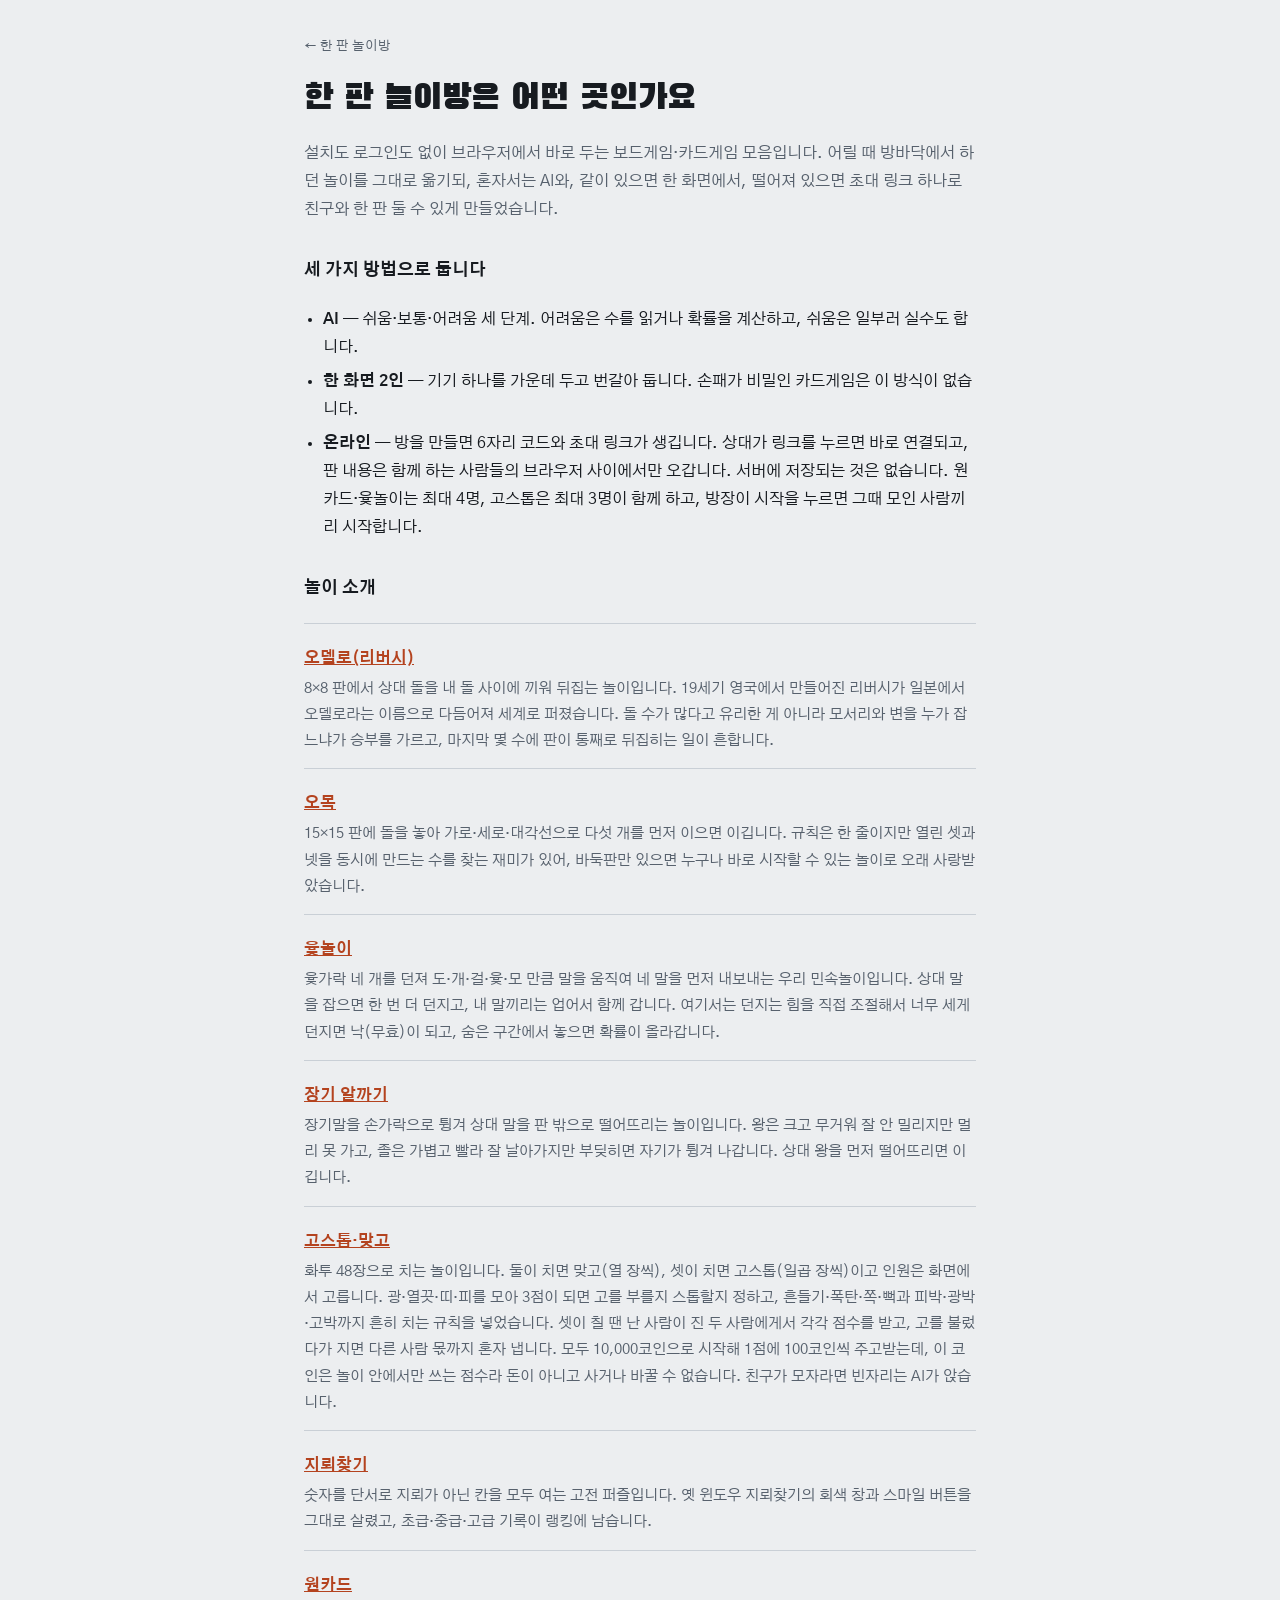
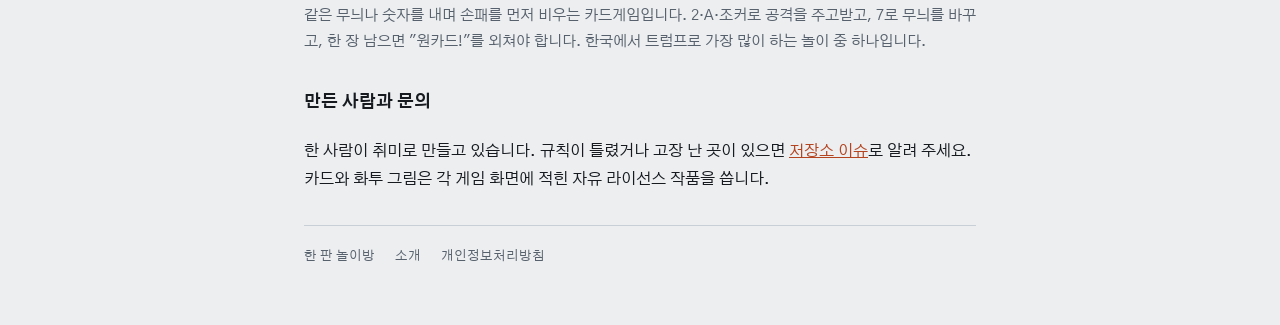
<file: about.html>
<!DOCTYPE html>
<html lang="ko">
<head>
<meta charset="utf-8">
<meta name="viewport" content="width=device-width, initial-scale=1, viewport-fit=cover">
<title>소개 · 한 판 놀이방</title>
<meta name="description" content="한 판 놀이방은 설치도 로그인도 없이 브라우저에서 바로 두는 보드게임·카드게임 모음입니다. 혼자서는 AI와, 같이 있으면 한 화면에서, 떨어져 있으면 초대 링크로 친구와 한 판 둡니다.">
<link rel="stylesheet" href="https://fonts.googleapis.com/css2?family=Black+Han+Sans&family=Gothic+A1:wght@400;500;700&display=swap">
<link rel="stylesheet" href="shared/site.css?v=3">
<style>
  html { color-scheme: light dark; }
  :root { --ground: #ECEEF0; --ink: #171B20; --ink-soft: #57616D; --line: #C9CFD6; --accent: #B4431F; }
  @media (prefers-color-scheme: dark) {
    :root:not([data-theme="light"]) { --ground: #101316; --ink: #E5E9ED; --ink-soft: #96A1AD; --line: #2B323A; --accent: #F08A5D; }
  }
  :root[data-theme="dark"] { --ground: #101316; --ink: #E5E9ED; --ink-soft: #96A1AD; --line: #2B323A; --accent: #F08A5D; }
  *, *::before, *::after { box-sizing: border-box; }
  body { margin: 0; background: var(--ground); color: var(--ink); font: 400 1rem/1.75 "Gothic A1", "Apple SD Gothic Neo", "Malgun Gothic", system-ui, sans-serif; }
  .page { max-width: 44rem; margin-inline: auto; padding-inline: 16px; padding-block: 36px 56px; display: grid; gap: 20px; }
  h1 { margin: 0; font: 400 2.2rem/1.15 "Black Han Sans", "Gothic A1", sans-serif; text-wrap: balance; }
  h2 { margin: 12px 0 0; font-size: 1.0625rem; font-weight: 700; }
  h3 { margin: 8px 0 0; font-size: 1rem; font-weight: 700; }
  p, ul, dl { margin: 0; }
  ul { padding-left: 1.2em; display: grid; gap: 6px; }
  .lede { color: var(--ink-soft); }
  a { color: var(--accent); }
  .games { display: grid; gap: 14px; }
  .games article { display: grid; gap: 4px; padding-top: 12px; border-top: 1px solid var(--line); }
  .games p { color: var(--ink-soft); font-size: 0.9375rem; }
</style>
</head>
<body>
<div class="page">
  <a class="home" href="index.html">← 한 판 놀이방</a>
  <h1>한 판 놀이방은 어떤 곳인가요</h1>
  <p class="lede">설치도 로그인도 없이 브라우저에서 바로 두는 보드게임·카드게임 모음입니다. 어릴 때 방바닥에서 하던 놀이를 그대로 옮기되, 혼자서는 AI와, 같이 있으면 한 화면에서, 떨어져 있으면 초대 링크 하나로 친구와 한 판 둘 수 있게 만들었습니다.</p>

  <h2>세 가지 방법으로 둡니다</h2>
  <ul>
    <li><b>AI</b> — 쉬움·보통·어려움 세 단계. 어려움은 수를 읽거나 확률을 계산하고, 쉬움은 일부러 실수도 합니다.</li>
    <li><b>한 화면 2인</b> — 기기 하나를 가운데 두고 번갈아 둡니다. 손패가 비밀인 카드게임은 이 방식이 없습니다.</li>
    <li><b>온라인</b> — 방을 만들면 6자리 코드와 초대 링크가 생깁니다. 상대가 링크를 누르면 바로 연결되고, 판 내용은 함께 하는 사람들의 브라우저 사이에서만 오갑니다. 서버에 저장되는 것은 없습니다. 원카드·윷놀이는 최대 4명, 고스톱은 최대 3명이 함께 하고, 방장이 시작을 누르면 그때 모인 사람끼리 시작합니다.</li>
  </ul>

  <h2>놀이 소개</h2>
  <div class="games">
    <article><h3><a href="reversi/index.html">오델로(리버시)</a></h3><p>8×8 판에서 상대 돌을 내 돌 사이에 끼워 뒤집는 놀이입니다. 19세기 영국에서 만들어진 리버시가 일본에서 오델로라는 이름으로 다듬어져 세계로 퍼졌습니다. 돌 수가 많다고 유리한 게 아니라 모서리와 변을 누가 잡느냐가 승부를 가르고, 마지막 몇 수에 판이 통째로 뒤집히는 일이 흔합니다.</p></article>
    <article><h3><a href="omok/index.html">오목</a></h3><p>15×15 판에 돌을 놓아 가로·세로·대각선으로 다섯 개를 먼저 이으면 이깁니다. 규칙은 한 줄이지만 열린 셋과 넷을 동시에 만드는 수를 찾는 재미가 있어, 바둑판만 있으면 누구나 바로 시작할 수 있는 놀이로 오래 사랑받았습니다.</p></article>
    <article><h3><a href="yut/index.html">윷놀이</a></h3><p>윷가락 네 개를 던져 도·개·걸·윷·모 만큼 말을 움직여 네 말을 먼저 내보내는 우리 민속놀이입니다. 상대 말을 잡으면 한 번 더 던지고, 내 말끼리는 업어서 함께 갑니다. 여기서는 던지는 힘을 직접 조절해서 너무 세게 던지면 낙(무효)이 되고, 숨은 구간에서 놓으면 확률이 올라갑니다.</p></article>
    <article><h3><a href="alkkagi/index.html">장기 알까기</a></h3><p>장기말을 손가락으로 튕겨 상대 말을 판 밖으로 떨어뜨리는 놀이입니다. 왕은 크고 무거워 잘 안 밀리지만 멀리 못 가고, 졸은 가볍고 빨라 잘 날아가지만 부딪히면 자기가 튕겨 나갑니다. 상대 왕을 먼저 떨어뜨리면 이깁니다.</p></article>
    <article><h3><a href="gostop/index.html">고스톱·맞고</a></h3><p>화투 48장으로 치는 놀이입니다. 둘이 치면 맞고(열 장씩), 셋이 치면 고스톱(일곱 장씩)이고 인원은 화면에서 고릅니다. 광·열끗·띠·피를 모아 3점이 되면 고를 부를지 스톱할지 정하고, 흔들기·폭탄·쪽·뻑과 피박·광박·고박까지 흔히 치는 규칙을 넣었습니다. 셋이 칠 땐 난 사람이 진 두 사람에게서 각각 점수를 받고, 고를 불렀다가 지면 다른 사람 몫까지 혼자 냅니다. 모두 10,000코인으로 시작해 1점에 100코인씩 주고받는데, 이 코인은 놀이 안에서만 쓰는 점수라 돈이 아니고 사거나 바꿀 수 없습니다. 친구가 모자라면 빈자리는 AI가 앉습니다.</p></article>
    <article><h3><a href="mines/index.html">지뢰찾기</a></h3><p>숫자를 단서로 지뢰가 아닌 칸을 모두 여는 고전 퍼즐입니다. 옛 윈도우 지뢰찾기의 회색 창과 스마일 버튼을 그대로 살렸고, 초급·중급·고급 기록이 랭킹에 남습니다.</p></article>
    <article><h3><a href="onecard/index.html">원카드</a></h3><p>같은 무늬나 숫자를 내며 손패를 먼저 비우는 카드게임입니다. 2·A·조커로 공격을 주고받고, 7로 무늬를 바꾸고, 한 장 남으면 "원카드!"를 외쳐야 합니다. 한국에서 트럼프로 가장 많이 하는 놀이 중 하나입니다.</p></article>
  </div>

  <h2>만든 사람과 문의</h2>
  <p>한 사람이 취미로 만들고 있습니다. 규칙이 틀렸거나 고장 난 곳이 있으면 <a href="https://github.com/subin195-09/hanpan/issues" rel="noopener">저장소 이슈</a>로 알려 주세요. 카드와 화투 그림은 각 게임 화면에 적힌 자유 라이선스 작품을 씁니다.</p>
</div>
<script src="shared/config.js"></script>
<script src="shared/site.js?v=3"></script>
</body>
</html>
</file>
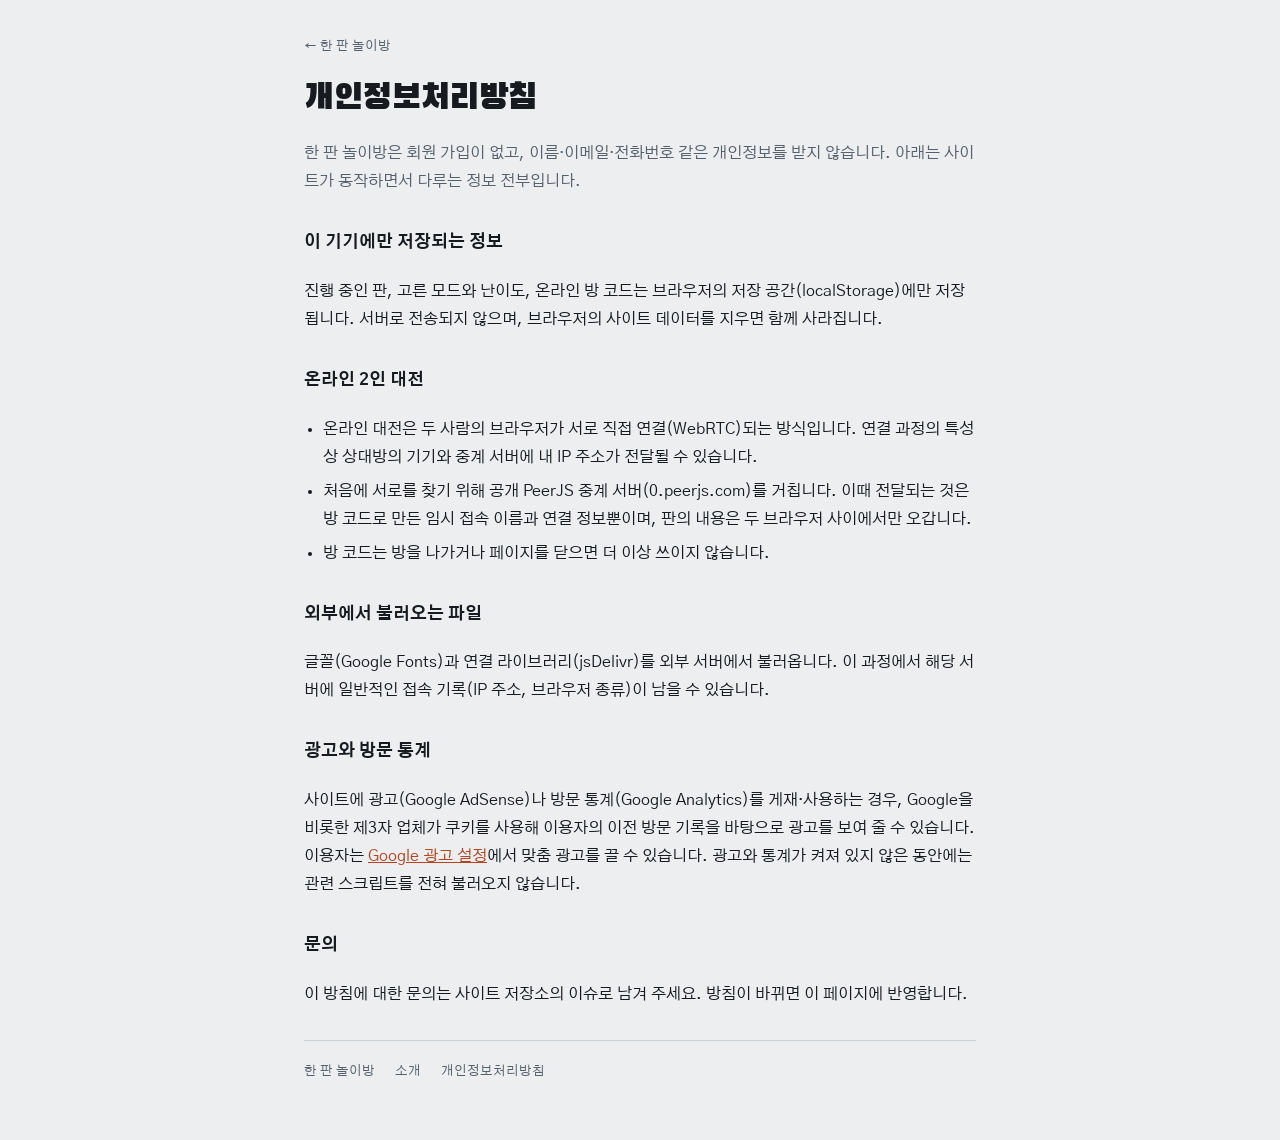
<file: privacy.html>
<!DOCTYPE html>
<html lang="ko">
<head>
<meta charset="utf-8">
<meta name="viewport" content="width=device-width, initial-scale=1, viewport-fit=cover">
<title>개인정보처리방침 · 한 판 놀이방</title>
<meta name="description" content="한 판 놀이방이 어떤 정보를 다루고 어디에 저장하는지 안내합니다.">
<link rel="stylesheet" href="https://fonts.googleapis.com/css2?family=Black+Han+Sans&family=Gothic+A1:wght@400;500;700&display=swap">
<link rel="stylesheet" href="shared/site.css?v=3">
<style>
  html { color-scheme: light dark; }
  :root { --ground: #ECEEF0; --ink: #171B20; --ink-soft: #57616D; --line: #C9CFD6; --accent: #B4431F; }
  @media (prefers-color-scheme: dark) {
    :root:not([data-theme="light"]) { --ground: #101316; --ink: #E5E9ED; --ink-soft: #96A1AD; --line: #2B323A; --accent: #F08A5D; }
  }
  :root[data-theme="dark"] { --ground: #101316; --ink: #E5E9ED; --ink-soft: #96A1AD; --line: #2B323A; --accent: #F08A5D; }
  *, *::before, *::after { box-sizing: border-box; }
  body {
    margin: 0;
    background: var(--ground);
    color: var(--ink);
    font: 400 1rem/1.75 "Gothic A1", "Apple SD Gothic Neo", "Malgun Gothic", system-ui, sans-serif;
  }
  .page { max-width: 44rem; margin-inline: auto; padding-inline: 16px; padding-block: 36px 56px; display: grid; gap: 20px; }
  h1 { margin: 0; font: 400 2.2rem/1.15 "Black Han Sans", "Gothic A1", sans-serif; text-wrap: balance; }
  h2 { margin: 12px 0 0; font-size: 1.0625rem; font-weight: 700; }
  p, ul { margin: 0; }
  ul { padding-left: 1.2em; display: grid; gap: 6px; }
  .lede { color: var(--ink-soft); }
  a { color: var(--accent); }
</style>
</head>
<body>
<div class="page">
  <a class="home" href="index.html">← 한 판 놀이방</a>
  <h1>개인정보처리방침</h1>
  <p class="lede">한 판 놀이방은 회원 가입이 없고, 이름·이메일·전화번호 같은 개인정보를 받지 않습니다. 아래는 사이트가 동작하면서 다루는 정보 전부입니다.</p>

  <h2>이 기기에만 저장되는 정보</h2>
  <p>진행 중인 판, 고른 모드와 난이도, 온라인 방 코드는 브라우저의 저장 공간(localStorage)에만 저장됩니다. 서버로 전송되지 않으며, 브라우저의 사이트 데이터를 지우면 함께 사라집니다.</p>

  <h2>온라인 2인 대전</h2>
  <ul>
    <li>온라인 대전은 두 사람의 브라우저가 서로 직접 연결(WebRTC)되는 방식입니다. 연결 과정의 특성상 상대방의 기기와 중계 서버에 내 IP 주소가 전달될 수 있습니다.</li>
    <li>처음에 서로를 찾기 위해 공개 PeerJS 중계 서버(0.peerjs.com)를 거칩니다. 이때 전달되는 것은 방 코드로 만든 임시 접속 이름과 연결 정보뿐이며, 판의 내용은 두 브라우저 사이에서만 오갑니다.</li>
    <li>방 코드는 방을 나가거나 페이지를 닫으면 더 이상 쓰이지 않습니다.</li>
  </ul>

  <h2>외부에서 불러오는 파일</h2>
  <p>글꼴(Google Fonts)과 연결 라이브러리(jsDelivr)를 외부 서버에서 불러옵니다. 이 과정에서 해당 서버에 일반적인 접속 기록(IP 주소, 브라우저 종류)이 남을 수 있습니다.</p>

  <h2>광고와 방문 통계</h2>
  <p>사이트에 광고(Google AdSense)나 방문 통계(Google Analytics)를 게재·사용하는 경우, Google을 비롯한 제3자 업체가 쿠키를 사용해 이용자의 이전 방문 기록을 바탕으로 광고를 보여 줄 수 있습니다. 이용자는 <a href="https://adssettings.google.com" rel="noopener">Google 광고 설정</a>에서 맞춤 광고를 끌 수 있습니다. 광고와 통계가 켜져 있지 않은 동안에는 관련 스크립트를 전혀 불러오지 않습니다.</p>

  <h2>문의</h2>
  <p>이 방침에 대한 문의는 사이트 저장소의 이슈로 남겨 주세요. 방침이 바뀌면 이 페이지에 반영합니다.</p>
</div>
<script src="shared/config.js"></script>
<script src="shared/site.js?v=3"></script>
</body>
</html>
</file>
<file: shared/site.css>
/* 한 판 놀이방 — 모든 페이지 공통 스타일. 색은 각 페이지의 토큰(--ink-soft, --line)을 쓴다. */
.home {
  flex-basis: 100%;
  justify-self: start;
  font-size: 0.8125rem;
  color: var(--ink-soft);
  text-decoration: none;
}
.home:hover { text-decoration: underline; }
.home:focus-visible { outline: 3px solid currentColor; outline-offset: 2px; }

.site-footer {
  display: flex;
  flex-wrap: wrap;
  gap: 6px 20px;
  margin-top: 12px;
  padding-top: 20px;
  border-top: 1px solid var(--line);
  font-size: 0.8125rem;
}
.site-footer a { color: var(--ink-soft); text-decoration: none; }
.site-footer a:hover { text-decoration: underline; }
.site-footer a:focus-visible { outline: 3px solid currentColor; outline-offset: 2px; }

/* 광고 자리: config.js 에 슬롯 번호가 들어오기 전에는 hidden 으로 공간을 차지하지 않는다 */
.ad-slot { display: grid; gap: 4px; min-width: 0; overflow: hidden; }
.ad-label { font-size: 0.6875rem; letter-spacing: 0.08em; color: var(--ink-soft); }

/* 여럿이 하는 방 (shared/online.js createParty) 의 이름 칸과 명단 */
.join input.party-name { letter-spacing: 0; text-transform: none; font: 500 0.875rem/1.2 inherit; font-family: inherit; }
.party-list { margin: 0; padding: 0; list-style: none; display: grid; gap: 4px; font-size: 0.875rem; }
.party-list li { display: flex; align-items: baseline; gap: 8px; min-width: 0; }
.party-list li b { font-weight: 700; overflow: hidden; text-overflow: ellipsis; white-space: nowrap; }
.party-list li span { font-size: 0.75rem; color: var(--ink-soft); white-space: nowrap; }

/* 좁은 화면에서 설정으로 바로 가는 단추 (shared/site.js settingsButton) */
.to-settings {
  position: fixed;
  z-index: 40;
  top: calc(10px + env(safe-area-inset-top, 0px));
  right: calc(12px + env(safe-area-inset-right, 0px));
  padding: 7px 13px;
  border: 1px solid var(--line);
  border-radius: 999px;
  background: var(--ink);
  color: var(--on-ink, #FFF);
  font: 700 0.8125rem/1.2 "Gothic A1", "Apple SD Gothic Neo", "Malgun Gothic", system-ui, sans-serif;
  box-shadow: 0 3px 10px rgba(0, 0, 0, 0.3);
  cursor: pointer;
  scroll-margin-top: 0;
}
.to-settings:focus-visible { outline: 3px solid currentColor; outline-offset: 2px; }
aside.panel { scroll-margin-top: 56px; }
</file>
